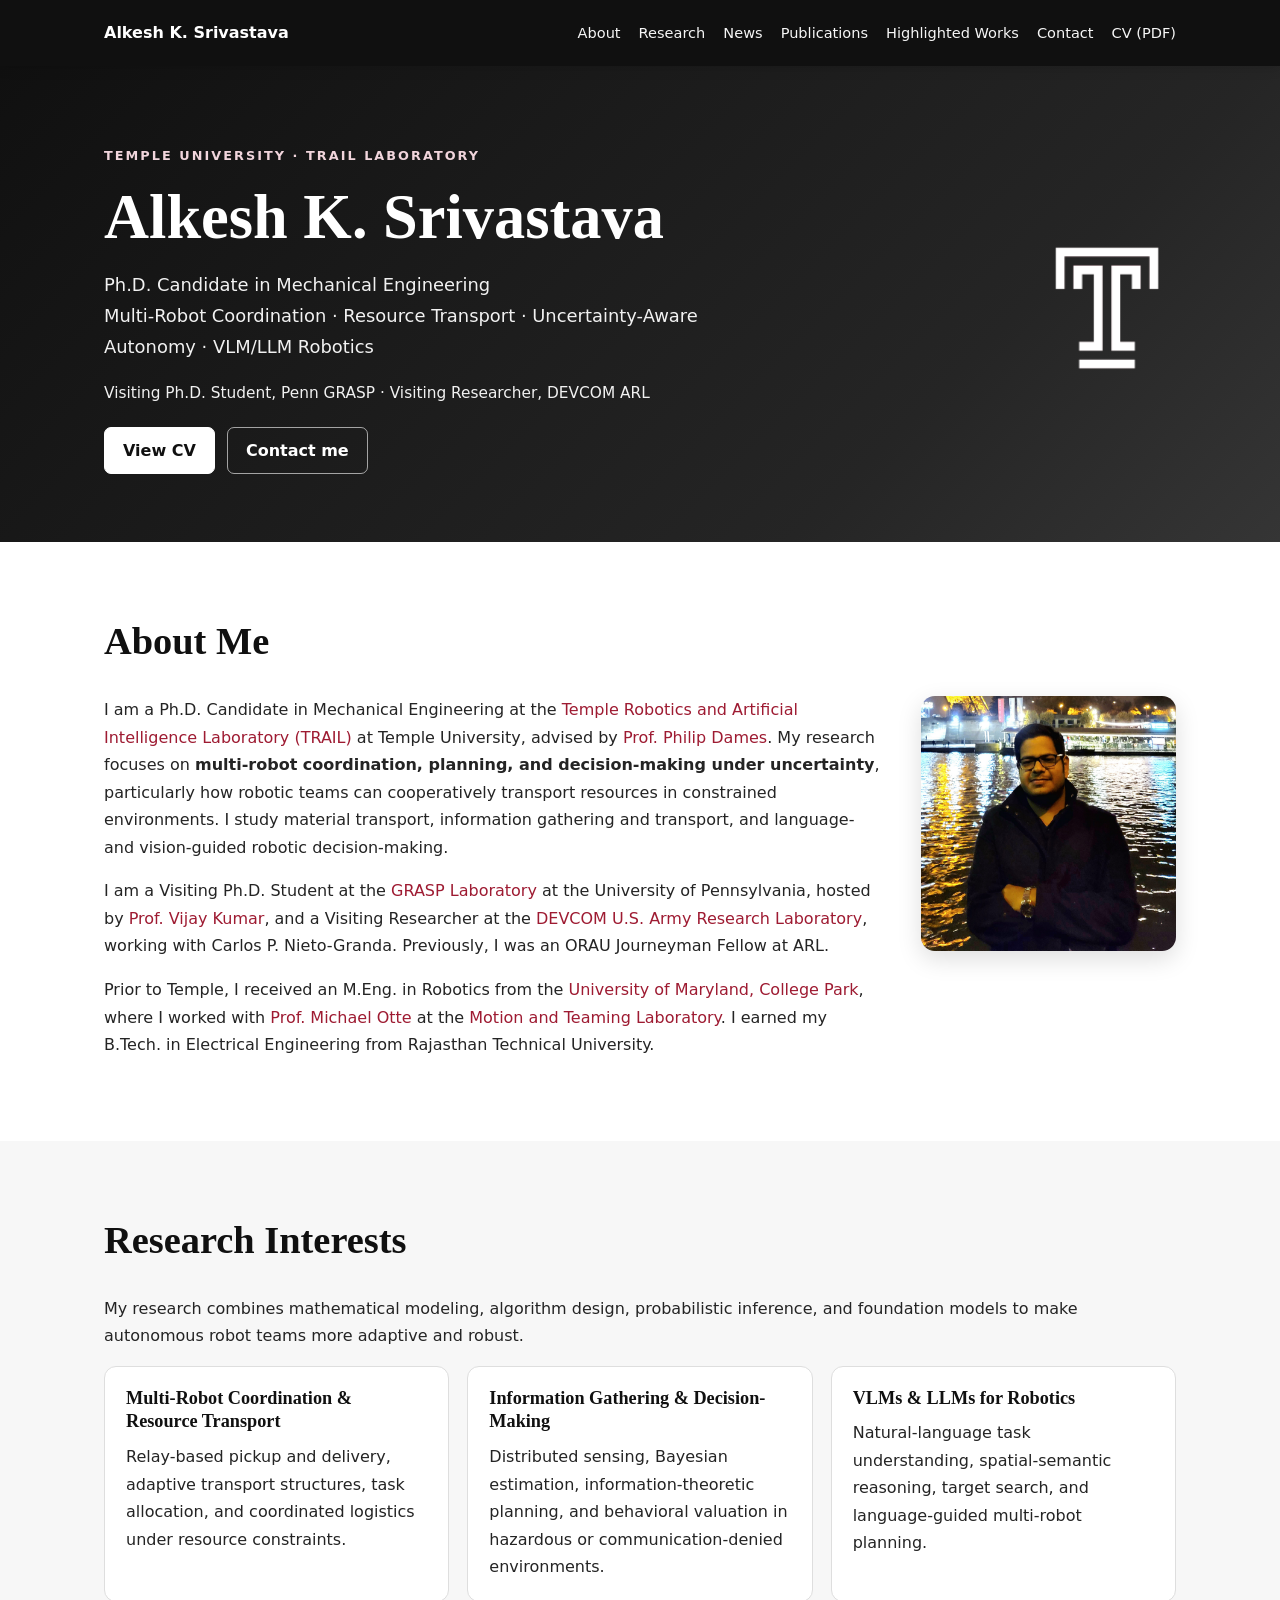
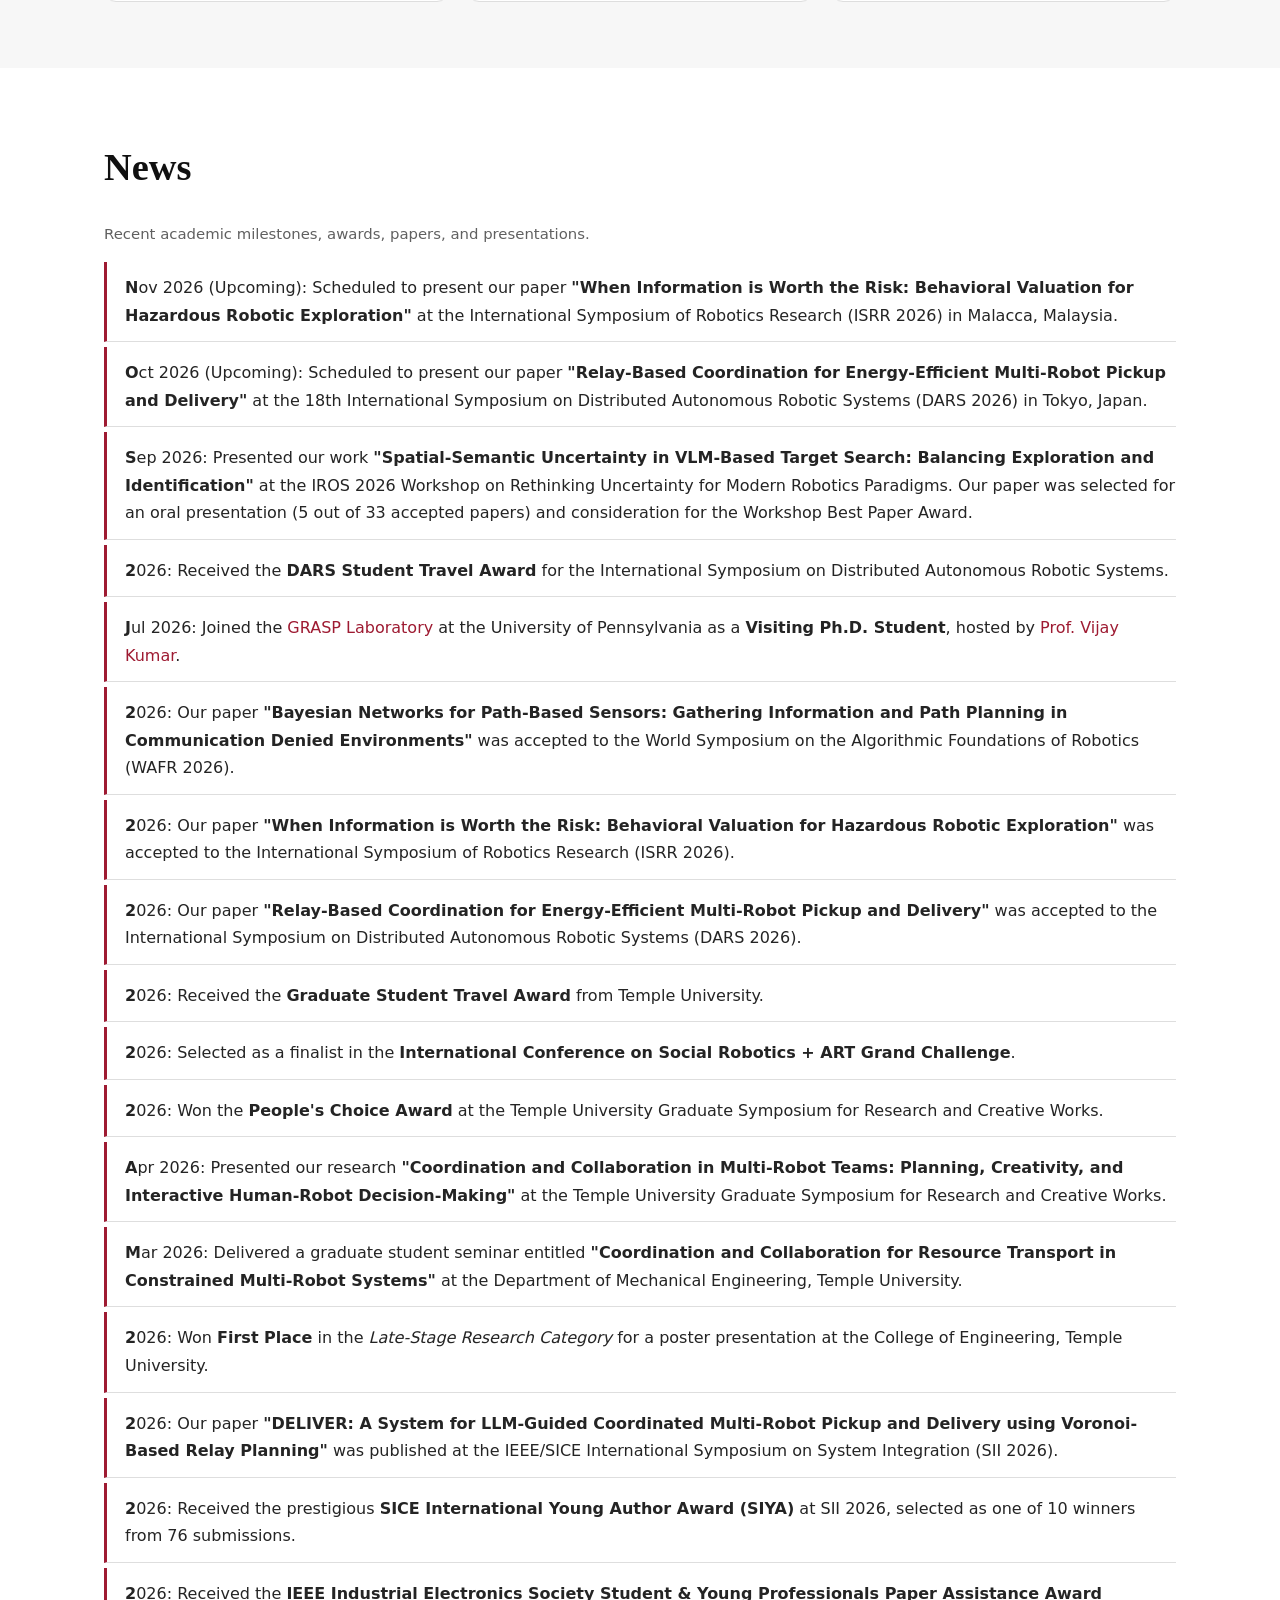
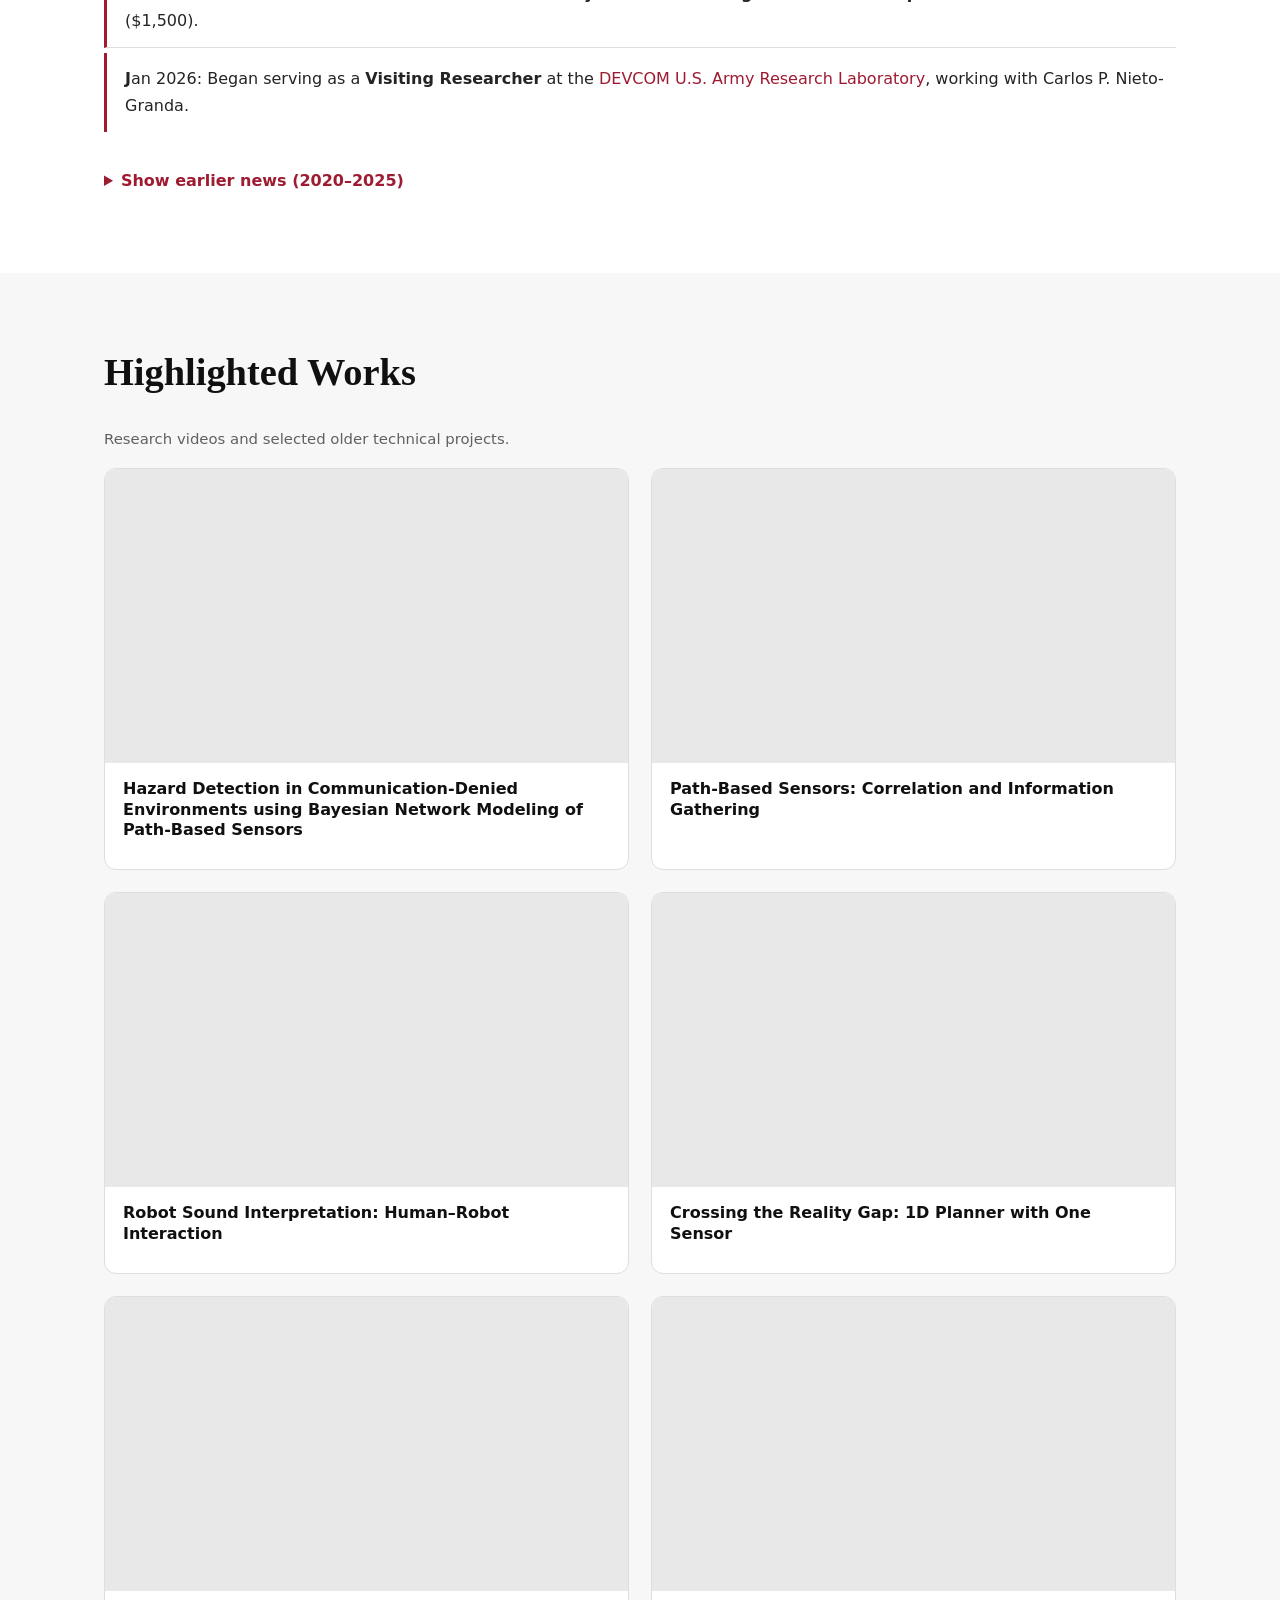
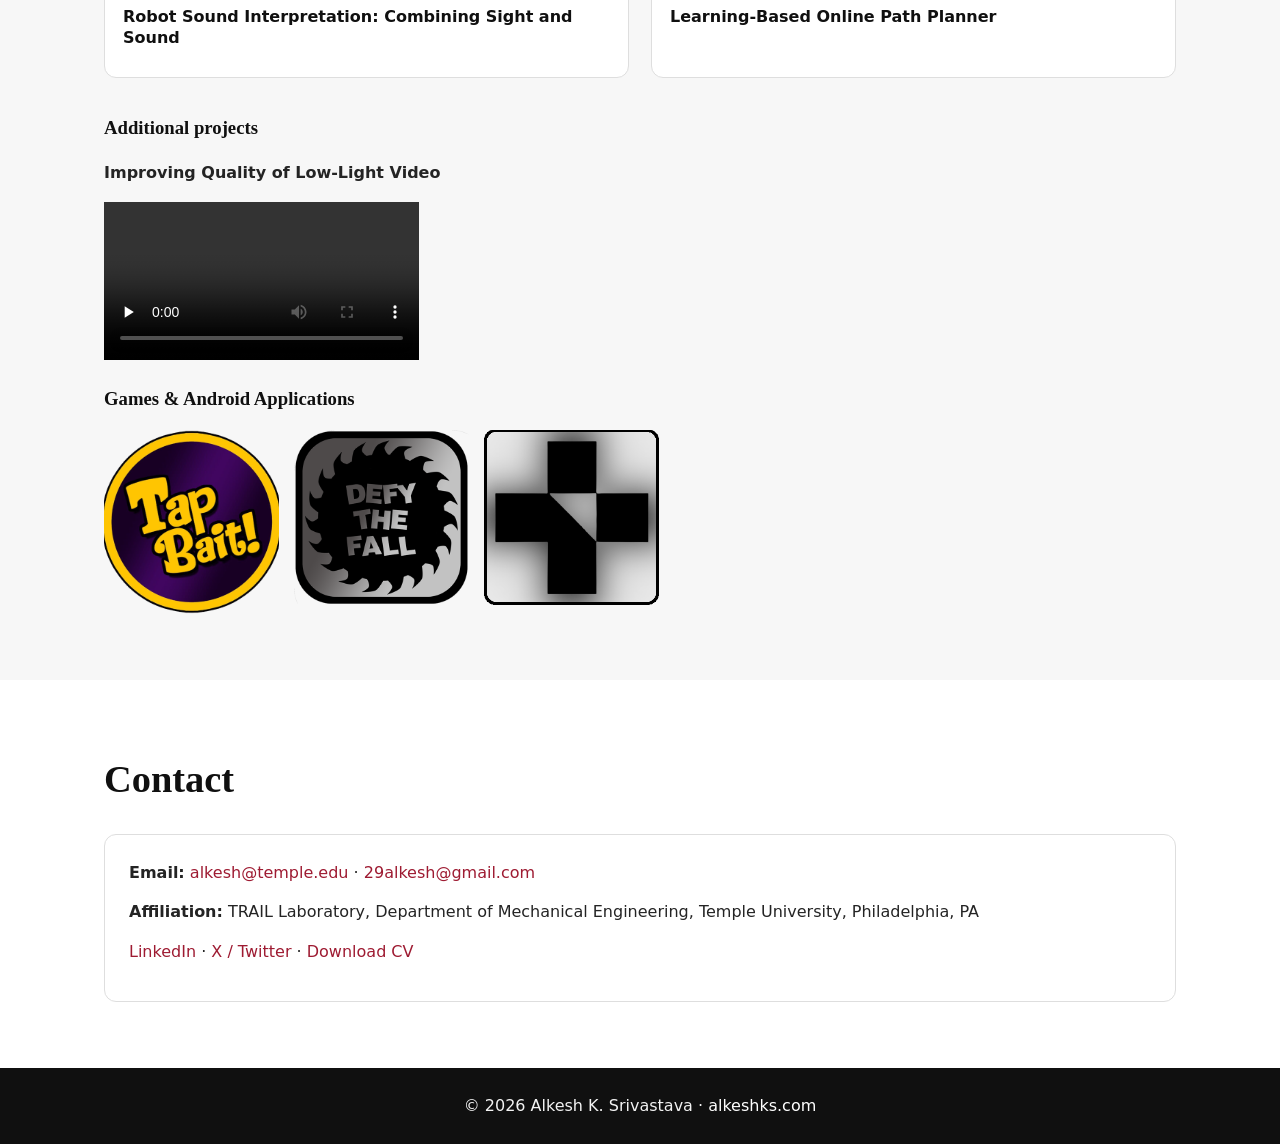
<file: index.html>
<!DOCTYPE html>
<html lang="en"><head><meta charset="utf-8"><meta name="viewport" content="width=device-width,initial-scale=1">
<meta name="description" content="Alkesh K. Srivastava — Ph.D. Candidate at Temple University researching multi-robot coordination, resource transport, uncertainty-aware planning, and VLM/LLM robotics.">
<meta name="author" content="Alkesh K. Srivastava"><meta name="theme-color" content="#9e1b32">
<link rel="canonical" href="https://alkeshks.com/"><link rel="icon" href="bb8.png" type="image/png">
<title>Alkesh K. Srivastava | Multi-Robot Systems &amp; Autonomy</title>
<style>
:root{--maroon:#9e1b32;--maroon-deep:#771027;--navy:#101010;--ink:#242424;--muted:#606060;--line:#dedede;--pale:#f7f7f7;--white:#fff}
*,*::before,*::after{box-sizing:border-box}html{scroll-behavior:smooth;scroll-padding-top:90px}body{margin:0;font-family:system-ui,-apple-system,BlinkMacSystemFont,"Segoe UI",sans-serif;color:var(--ink);line-height:1.72;background:var(--white)}a{color:#9e1b32;text-decoration:none}a:hover,a:focus{text-decoration:underline}a:focus-visible,button:focus-visible,summary:focus-visible{outline:3px solid #e4a128;outline-offset:3px}img{max-width:100%;height:auto}.container{max-width:1120px;margin:auto;padding:0 24px}.site-header{background:var(--navy);color:#fff;position:sticky;top:0;z-index:20;box-shadow:0 2px 12px #0002}.nav-inner{display:flex;align-items:center;justify-content:space-between;gap:24px;min-height:66px}.brand{font-weight:760;color:#fff!important;white-space:nowrap}.brand:hover{text-decoration:none}.menu{list-style:none;display:flex;gap:18px;margin:0;padding:0}.menu a{color:#f6f6f6;font-size:.91rem}.menu a:hover{color:#fff}.nav-toggle{display:none;border:1px solid #fff8;background:none;color:white;border-radius:7px;padding:6px 12px;font-size:1.3rem;cursor:pointer}.hero{background:linear-gradient(135deg,#101010 0%,#252525 72%,#353535 100%);color:white;padding:75px 0 68px}.hero-grid{display:grid;grid-template-columns:1fr auto;gap:32px;align-items:center}.eyebrow{font-size:.8rem;letter-spacing:.16em;text-transform:uppercase;color:#f1d5dc;font-weight:700}.hero h1{font-size:clamp(2.1rem,5vw,3.9rem);font-family:Georgia,serif;line-height:1.14;margin:.2em 0}.hero p{max-width:690px;font-size:1.12rem;opacity:.94}.hero .hero-note{font-size:.96rem}.hero img{width:138px;max-height:138px;object-fit:contain}.actions{display:flex;flex-wrap:wrap;gap:12px;margin-top:20px}.button{background:var(--maroon);border:1px solid var(--maroon);color:white;display:inline-block;padding:9px 18px;border-radius:7px;font-weight:650}.button:hover{background:var(--maroon-deep);color:white;text-decoration:none}.button.light{background:white;color:var(--navy);border-color:white}.button.outline{background:transparent;color:white;border-color:#fff9}.section{padding:66px 0}.section.alt{background:var(--pale)}h2{font-family:Georgia,serif;color:var(--navy);font-size:clamp(1.7rem,3vw,2.45rem);margin:0 0 22px}h3{font-family:Georgia,serif;color:var(--navy);line-height:1.3}.about-grid{display:grid;grid-template-columns:minmax(0,1fr) 255px;gap:40px;align-items:start}.profile-img{width:100%;border-radius:14px;box-shadow:0 8px 24px #00000022;display:block}.about p{margin:0 0 16px}.highlights{display:grid;grid-template-columns:repeat(3,minmax(0,1fr));gap:18px}.highlight{background:white;border:1px solid var(--line);padding:20px 21px;border-radius:12px}.highlight h3{font-size:1.14rem;margin:0 0 9px}.highlight p{margin:0}.news-list{margin:0;padding:0;list-style:none}.news-list li{padding:12px 0 12px 18px;border-left:3px solid var(--maroon);border-bottom:1px solid var(--line);margin-bottom:5px}.news-list li::first-letter{font-weight:700}.news-list li:last-child{border-bottom:0}details{margin-top:22px}summary{cursor:pointer;color:var(--maroon);font-weight:700;padding:13px 0}summary:hover{text-decoration:underline}.media-grid{display:grid;grid-template-columns:repeat(2,minmax(0,1fr));gap:22px}.media-card{border:1px solid var(--line);border-radius:12px;overflow:hidden;background:white}.media-card h3{font-family:inherit;font-size:1rem;padding:0 18px 12px;min-height:2.8em}.video-frame{aspect-ratio:16/9;position:relative;background:#e8e8e8}.video-frame iframe{width:100%;height:100%;border:0;position:absolute;inset:0}.other-projects{margin-top:38px}.gallery{display:flex;flex-wrap:wrap;gap:15px}.gallery img{width:175px;aspect-ratio:1;object-fit:cover;border-radius:8px}.contact-box{border:1px solid var(--line);background:white;padding:24px;border-radius:12px}.contact-box p{margin:0 0 12px}footer{background:var(--navy);color:#f3f3f3;padding:24px 0;text-align:center}footer a{color:white}.small{color:var(--muted);font-size:.93rem}.tag{display:inline-block;background:#f8e9ed;color:#86162d;border-radius:99px;padding:2px 12px;font-size:.86rem;font-weight:700}.local-video{width:min(315px,100%);height:auto;max-height:520px}section[id]{scroll-margin-top:82px}
@media(max-width:820px){.nav-toggle{display:block}.nav-inner{flex-wrap:wrap;min-height:62px;padding-top:10px;padding-bottom:10px}.menu{display:none;width:100%;flex-direction:column;gap:0;padding:4px 0 10px}.menu.is-open{display:flex}.menu li a{display:block;padding:9px 0}.about-grid{grid-template-columns:1fr}.profile-img{width:220px}.highlights{grid-template-columns:1fr}.hero-grid{grid-template-columns:1fr}.hero img{width:90px;grid-row:1}.media-grid{grid-template-columns:1fr}}
@media(prefers-reduced-motion:reduce){html{scroll-behavior:auto}}
</style></head><body id="page-top">
<a class="skip-link" href="#main" style="position:absolute;left:-9999px;top:auto" onfocus="this.style.left='10px'" onblur="this.style.left='-9999px'">Skip to content</a>
<header class="site-header"><div class="container nav-inner"><a class="brand" href="#page-top">Alkesh K. Srivastava</a><button class="nav-toggle" type="button" aria-label="Toggle navigation" aria-controls="primary-nav" aria-expanded="false">☰</button><nav aria-label="Primary navigation"><ul class="menu" id="primary-nav"><li><a href="#about">About</a></li><li><a href="#research">Research</a></li><li><a href="#news">News</a></li><li><a href="publications.html">Publications</a></li><li><a href="#projects">Highlighted Works</a></li><li><a href="#contact">Contact</a></li><li><a href="alkesh_cv.pdf">CV (PDF)</a></li></ul></nav></div></header>
<main id="main">
<section class="hero" aria-labelledby="hero-title"><div class="container hero-grid"><div><span class="eyebrow">Temple University · TRAIL Laboratory</span><h1 id="hero-title">Alkesh K. Srivastava</h1><p>Ph.D. Candidate in Mechanical Engineering<br>Multi-Robot Coordination · Resource Transport · Uncertainty-Aware Autonomy · VLM/LLM Robotics</p><p class="hero-note">Visiting Ph.D. Student, Penn GRASP · Visiting Researcher, DEVCOM ARL</p><div class="actions"><a class="button light" href="alkesh_cv.pdf">View CV</a><a class="button outline" href="mailto:alkesh@temple.edu">Contact me</a></div></div><img src="img/templelogo.png" alt="Temple University logo" width="138" height="138"></div></section>
<section class="section about" id="about"><div class="container"><h2>About Me</h2><div class="about-grid"><div>
<p>I am a Ph.D. Candidate in Mechanical Engineering at the <a href="https://sites.temple.edu/trail/">Temple Robotics and Artificial Intelligence Laboratory (TRAIL)</a> at Temple University, advised by <a href="https://engineering.temple.edu/about/faculty-staff/philip-dames-tug85627">Prof. Philip Dames</a>. My research focuses on <strong>multi-robot coordination, planning, and decision-making under uncertainty</strong>, particularly how robotic teams can cooperatively transport resources in constrained environments. I study material transport, information gathering and transport, and language- and vision-guided robotic decision-making.</p>
<p>I am a Visiting Ph.D. Student at the <a href="https://www.grasp.upenn.edu/">GRASP Laboratory</a> at the University of Pennsylvania, hosted by <a href="https://www.grasp.upenn.edu/people/vijay-kumar/">Prof. Vijay Kumar</a>, and a Visiting Researcher at the <a href="https://arl.devcom.army.mil/">DEVCOM U.S. Army Research Laboratory</a>, working with Carlos P. Nieto-Granda. Previously, I was an ORAU Journeyman Fellow at ARL.</p>
<p>Prior to Temple, I received an M.Eng. in Robotics from the <a href="https://www.umd.edu/">University of Maryland, College Park</a>, where I worked with <a href="https://aero.umd.edu/clark/faculty/796/Michael-Otte">Prof. Michael Otte</a> at the <a href="https://ottelab.com/">Motion and Teaming Laboratory</a>. I earned my B.Tech. in Electrical Engineering from Rajasthan Technical University.</p>
</div><div><img class="profile-img" src="img/display_picture.jpg" alt="Portrait of Alkesh K. Srivastava" width="300" height="380"></div></div></div></section>
<section class="section alt" id="research"><div class="container"><h2>Research Interests</h2><p>My research combines mathematical modeling, algorithm design, probabilistic inference, and foundation models to make autonomous robot teams more adaptive and robust.</p><div class="highlights"><article class="highlight"><h3>Multi-Robot Coordination &amp; Resource Transport</h3><p>Relay-based pickup and delivery, adaptive transport structures, task allocation, and coordinated logistics under resource constraints.</p></article><article class="highlight"><h3>Information Gathering &amp; Decision-Making</h3><p>Distributed sensing, Bayesian estimation, information-theoretic planning, and behavioral valuation in hazardous or communication-denied environments.</p></article><article class="highlight"><h3>VLMs &amp; LLMs for Robotics</h3><p>Natural-language task understanding, spatial-semantic reasoning, target search, and language-guided multi-robot planning.</p></article></div></div></section>
<section class="section" id="news"><div class="container"><h2>News</h2><p class="small">Recent academic milestones, awards, papers, and presentations.</p><ul class="news-list"><li>Nov 2026 (Upcoming): Scheduled to present our paper
<b>"When Information is Worth the Risk: Behavioral Valuation for Hazardous Robotic Exploration"</b>
at the International Symposium of Robotics Research (ISRR 2026)
in Malacca, Malaysia.</li>
<li>Oct 2026 (Upcoming): Scheduled to present our paper
<b>"Relay-Based Coordination for Energy-Efficient Multi-Robot Pickup and Delivery"</b>
at the 18th International Symposium on Distributed Autonomous Robotic Systems
(DARS 2026) in Tokyo, Japan.</li>
<li>Sep 2026: Presented our work
<b>"Spatial-Semantic Uncertainty in VLM-Based Target Search:
Balancing Exploration and Identification"</b>
at the IROS 2026 Workshop on Rethinking Uncertainty for Modern Robotics Paradigms.
Our paper was selected for an oral presentation
(5 out of 33 accepted papers) and consideration for the Workshop Best Paper Award.</li>
<li>2026: Received the <b>DARS Student Travel Award</b>
for the International Symposium on Distributed Autonomous Robotic Systems.</li>
<li>Jul 2026: Joined the
<a href="https://www.grasp.upenn.edu/">GRASP Laboratory</a>
at the University of Pennsylvania as a
<b>Visiting Ph.D. Student</b>,
hosted by
<a href="https://www.grasp.upenn.edu/people/vijay-kumar/">Prof. Vijay Kumar</a>.</li>
<li>2026: Our paper
<b>"Bayesian Networks for Path-Based Sensors:
Gathering Information and Path Planning in Communication Denied Environments"</b>
was accepted to the World Symposium on the Algorithmic Foundations of Robotics
(WAFR 2026).</li>
<li>2026: Our paper
<b>"When Information is Worth the Risk:
Behavioral Valuation for Hazardous Robotic Exploration"</b>
was accepted to the International Symposium of Robotics Research
(ISRR 2026).</li>
<li>2026: Our paper
<b>"Relay-Based Coordination for Energy-Efficient Multi-Robot Pickup and Delivery"</b>
was accepted to the International Symposium on Distributed Autonomous Robotic Systems
(DARS 2026).</li>
<li>2026: Received the
<b>Graduate Student Travel Award</b>
from Temple University.</li>
<li>2026: Selected as a finalist in the
<b>International Conference on Social Robotics + ART Grand Challenge</b>.</li>
<li>2026: Won the <b>People's Choice Award</b>
at the Temple University Graduate Symposium for Research and Creative Works.</li>
<li>Apr 2026: Presented our research
<b>"Coordination and Collaboration in Multi-Robot Teams:
Planning, Creativity, and Interactive Human-Robot Decision-Making"</b>
at the Temple University Graduate Symposium for Research and Creative Works.</li>
<li>Mar 2026: Delivered a graduate student seminar entitled
<b>"Coordination and Collaboration for Resource Transport
in Constrained Multi-Robot Systems"</b>
at the Department of Mechanical Engineering, Temple University.</li>
<li>2026: Won <b>First Place</b> in the
<i>Late-Stage Research Category</i>
for a poster presentation at the College of Engineering,
Temple University.</li>
<li>2026: Our paper
<b>"DELIVER: A System for LLM-Guided Coordinated Multi-Robot Pickup and Delivery
using Voronoi-Based Relay Planning"</b>
was published at the IEEE/SICE International Symposium on System Integration
(SII 2026).</li>
<li>2026: Received the prestigious
<b>SICE International Young Author Award (SIYA)</b>
at SII 2026, selected as one of 10 winners from 76 submissions.</li>
<li>2026: Received the
<b>IEEE Industrial Electronics Society Student &amp; Young Professionals
Paper Assistance Award</b> ($1,500).</li>
<li>Jan 2026: Began serving as a
<b>Visiting Researcher</b>
at the
<a href="https://arl.devcom.army.mil/">DEVCOM U.S. Army Research Laboratory</a>,
working with Carlos P. Nieto-Granda.</li></ul><details><summary>Show earlier news (2020–2025)</summary><ul class="news-list"><li>2025: Presented our work
<b>"Behaviorally Adaptive Multi-Robot Hazard Localization
in Failure-Prone, Communication-Denied Environments"</b>
as a poster at the IEEE International Symposium on Multi-Robot
and Multi-Agent Systems (MRS 2025).</li>
<li>Mar 2025: Joined the
<a href="https://arl.devcom.army.mil/">DEVCOM U.S. Army Research Laboratory</a>
as an <b>ORAU Journeyman Fellow</b>
through the Research Associateship Program,
working with Carlos P. Nieto-Granda.</li>
<li>Feb 2025: Earned <b>Second Place</b>
in the <i>Late-Stage Research Category</i>
for a poster presentation at the
<a href="https://engineering.temple.edu/">College of Engineering,
Temple University</a>.</li>
<li>Oct 2024: Presented our paper
<a href="https://alkeshks.com/publications/Srivastava_Dames_ICSR24.pdf">
"Speech-Guided Sequential Planning for Autonomous Navigation
using Large Language Model Meta AI 3 (Llama3)"</a>
at the 16th International Conference on
<a href="https://icsr2024.dk/">Social Robotics + AI</a>
in Odense, Denmark.</li>
<li>Sep 2024: Our paper
<a href="https://alkeshks.com/publications/Srivastava_Dames_ICSR24.pdf">
"Speech-Guided Sequential Planning for Autonomous Navigation
using Large Language Model Meta AI 3 (Llama3)"</a>
was accepted to the International Conference on Social Robotics + AI
(ICSR 2024).</li>
<li>2024: Received the <b>Graduate Student Travel Award</b>
and the <b>Vic Schutz Travel Award</b>
from Temple University.</li>
<li>Nov 2023: Delivered a
<a href="img/seminar_talk.png">Graduate Student Seminar</a>
at the Department of
<a href="https://engineering.temple.edu/academics/departments/mechanical-engineering-department">
Mechanical Engineering, Temple University</a>
on multi-robot information gathering in communication-denied environments.</li>
<li>Aug 2023: Started my <b>Ph.D. in Mechanical Engineering</b>
at Temple University, joining the
<a href="https://sites.temple.edu/trail">
Temple Robotics &amp; Artificial Intelligence Laboratory (TRAIL)</a>
under the supervision of
<a href="https://engineering.temple.edu/about/faculty-staff/philip-dames-tug85627">
Prof. Philip Dames</a>.</li>
<li>Jun 2023: Presented our paper
<a href="https://arxiv.org/abs/2305.06929">
"Path-Based Sensors: Will the Knowledge of Correlation in Random Variables
Accelerate Information Gathering?"</a>
at the
<a href="https://www.icra2023.org/">ICRA 2023</a>
Workshop on Communication Challenges in Multi-Robot Systems:
Perception, Coordination, and Learning, in London, UK.</li>
<li>May 2023: Presented two research posters on
<b>Bayesian networks and distributed multi-robot information gathering
in communication-denied environments</b>
at the Maryland Robotics Center Research Symposium.</li>
<li>Jan 2023: Appointed as a <b>Faculty Assistant</b>
to
<a href="https://aero.umd.edu/clark/faculty/796/Michael-Otte">
Prof. Michael Otte</a>
at the University of Maryland, College Park,
conducting research associated with the
<a href="https://artiamas.umd.edu/about-us/">ArtAMAS project</a>
in collaboration with the Office of Naval Research,
Army Research Laboratory, and Metron Inc.</li>
<li>Dec 2022: Graduated from the
<b>University of Maryland, College Park</b>
with a Master of Engineering degree in Robotics.</li>
<li>Nov 2022: Presented our paper
<b>"Distributed Multi-Robot Information Gathering using Path-Based Sensors
in Entropy-Weighted Voronoi Regions"</b>
at the 16th International Symposium on
<a href="https://dars2022.org/#/">
Distributed Autonomous Robotic Systems (DARS 2022)</a>
in Montbeliard, France.</li>
<li>Nov 2022: Delivered a student seminar on
<b>distributed multi-robot information gathering using
entropy-weighted Voronoi regions</b>
at the
<a href="https://robotics.umd.edu/">Maryland Robotics Center</a>.</li>
<li>Sep 2022: Our paper
<a href="https://www.researchgate.net/publication/363856270_Distributed_Multi-Robot_Information_Gathering_using_Path-Based_Sensors_in_Entropy-Weighted_Voronoi_Regions">
"Distributed Multi-Robot Information Gathering using Path-Based Sensors
in Entropy-Weighted Voronoi Regions"</a>
was accepted to DARS 2022.</li>
<li>Jul 2022: Appointed as a <b>Graduate Teaching Assistant</b>
for ENPM 809K: Fundamentals for Artificial Intelligence
and Deep Learning Framework at the University of Maryland.</li>
<li>Feb 2022: Delivered a student seminar on
<a href="https://robotics.umd.edu/event/17073/maryland-robotics-student-seminar-path-planning-for-information-when-hazards-corelate-with-targets">
"Path Planning for Information When Hazards Correlate with Targets"</a>
at the Maryland Robotics Center.</li>
<li>Nov 2021: Awarded the
<a href="https://robotics.umd.edu/education/pathways-program">
Maryland Robotics Center Pathway to the Ph.D. Fellowship</a>.</li>
<li>Jun 2021: Joined the
<a href="http://ottelab.com/index.html">Motion and Teaming Laboratory</a>
at the University of Maryland, College Park,
under the guidance of Prof. Michael Otte,
working on multi-robot information gathering and coordination.</li>
<li>Jan 2021: Began my Master of Engineering degree in
<b>Robotics</b> at the
University of Maryland, College Park.</li>
<li>Oct 2020: Graduated with <b>Honors</b>
from Rajasthan Technical University with a
Bachelor of Technology degree in Electrical Engineering.</li>
<li>2020: Received the <b>Best Paper Award</b>
at the 2nd National Conference on Recent Trends &amp;
Smart Technologies in Electrical Engineering.</li></ul></details></div></section>
<section class="section alt" id="projects"><div class="container"><h2>Highlighted Works</h2><p class="small">Research videos and selected older technical projects.</p><div class="media-grid"><article class="media-card"><div class="video-frame"><iframe loading="lazy" src="https://www.youtube-nocookie.com/embed/xUpBVk4BcYs" title="Hazard Detection in Communication-Denied Environments using Bayesian Network Modeling of Path-Based Sensors" allow="accelerometer; autoplay; clipboard-write; encrypted-media; gyroscope; picture-in-picture; web-share" referrerpolicy="strict-origin-when-cross-origin" allowfullscreen></iframe></div><h3>Hazard Detection in Communication-Denied Environments using Bayesian Network Modeling of Path-Based Sensors</h3></article>
<article class="media-card"><div class="video-frame"><iframe loading="lazy" src="https://www.youtube-nocookie.com/embed/N9wlw38JGiw" title="Path-Based Sensors: Correlation and Information Gathering" allow="accelerometer; autoplay; clipboard-write; encrypted-media; gyroscope; picture-in-picture; web-share" referrerpolicy="strict-origin-when-cross-origin" allowfullscreen></iframe></div><h3>Path-Based Sensors: Correlation and Information Gathering</h3></article>
<article class="media-card"><div class="video-frame"><iframe loading="lazy" src="https://www.youtube-nocookie.com/embed/Yc5mpOBRSBc" title="Robot Sound Interpretation: Human–Robot Interaction" allow="accelerometer; autoplay; clipboard-write; encrypted-media; gyroscope; picture-in-picture; web-share" referrerpolicy="strict-origin-when-cross-origin" allowfullscreen></iframe></div><h3>Robot Sound Interpretation: Human–Robot Interaction</h3></article>
<article class="media-card"><div class="video-frame"><iframe loading="lazy" src="https://www.youtube-nocookie.com/embed/zkv_uGugc7s" title="Crossing the Reality Gap: 1D Planner with One Sensor" allow="accelerometer; autoplay; clipboard-write; encrypted-media; gyroscope; picture-in-picture; web-share" referrerpolicy="strict-origin-when-cross-origin" allowfullscreen></iframe></div><h3>Crossing the Reality Gap: 1D Planner with One Sensor</h3></article>
<article class="media-card"><div class="video-frame"><iframe loading="lazy" src="https://www.youtube-nocookie.com/embed/IqhfcmEMAMc" title="Robot Sound Interpretation: Combining Sight and Sound" allow="accelerometer; autoplay; clipboard-write; encrypted-media; gyroscope; picture-in-picture; web-share" referrerpolicy="strict-origin-when-cross-origin" allowfullscreen></iframe></div><h3>Robot Sound Interpretation: Combining Sight and Sound</h3></article>
<article class="media-card"><div class="video-frame"><iframe loading="lazy" src="https://www.youtube-nocookie.com/embed/Wivct2GlsUE" title="Learning-Based Online Path Planner" allow="accelerometer; autoplay; clipboard-write; encrypted-media; gyroscope; picture-in-picture; web-share" referrerpolicy="strict-origin-when-cross-origin" allowfullscreen></iframe></div><h3>Learning-Based Online Path Planner</h3></article></div><div class="other-projects"><h3>Additional projects</h3><p><strong>Improving Quality of Low-Light Video</strong></p><video class="local-video" controls preload="none" playsinline><source src="Improving Quality of low-light video.mp4" type="video/mp4">Your browser does not support embedded video.</video><h3>Games &amp; Android Applications</h3><div class="gallery"><img src="img/tapbait.png" width="175" height="175" alt="Tapbait game screenshot"><a href="https://play.google.com/store/apps/details?id=com.AlkeshGames.DefyTheFall"><img src="img/defy_the_fall.png" width="175" height="175" alt="Defy the Fall app"></a><a href="https://play.google.com/store/apps/details?id=com.Create.YourPharmacy"><img src="img/your_pharmacy.png" width="175" height="175" alt="Your Pharmacy app"></a></div></div></div></section>
<section class="section" id="contact"><div class="container"><h2>Contact</h2><div class="contact-box"><p><strong>Email:</strong> <a href="mailto:alkesh@temple.edu">alkesh@temple.edu</a> · <a href="mailto:29alkesh@gmail.com">29alkesh@gmail.com</a></p><p><strong>Affiliation:</strong> TRAIL Laboratory, Department of Mechanical Engineering, Temple University, Philadelphia, PA</p><p><a href="https://www.linkedin.com/in/29alkesh/">LinkedIn</a> · <a href="https://twitter.com/21alkeshs">X / Twitter</a> · <a href="alkesh_cv.pdf">Download CV</a></p></div></div></section>
</main><footer><div class="container">&copy; <span id="copyright-year">2026</span> Alkesh K. Srivastava · <a href="https://alkeshks.com/">alkeshks.com</a></div></footer>
<script>document.getElementById('copyright-year').textContent=new Date().getFullYear();const toggle=document.querySelector('.nav-toggle'),menu=document.querySelector('.menu');toggle.addEventListener('click',()=>{const open=menu.classList.toggle('is-open');toggle.setAttribute('aria-expanded',String(open));});document.querySelectorAll('.menu a').forEach(a=>a.addEventListener('click',()=>{menu.classList.remove('is-open');toggle.setAttribute('aria-expanded','false');}));</script>
</body></html>
</file>
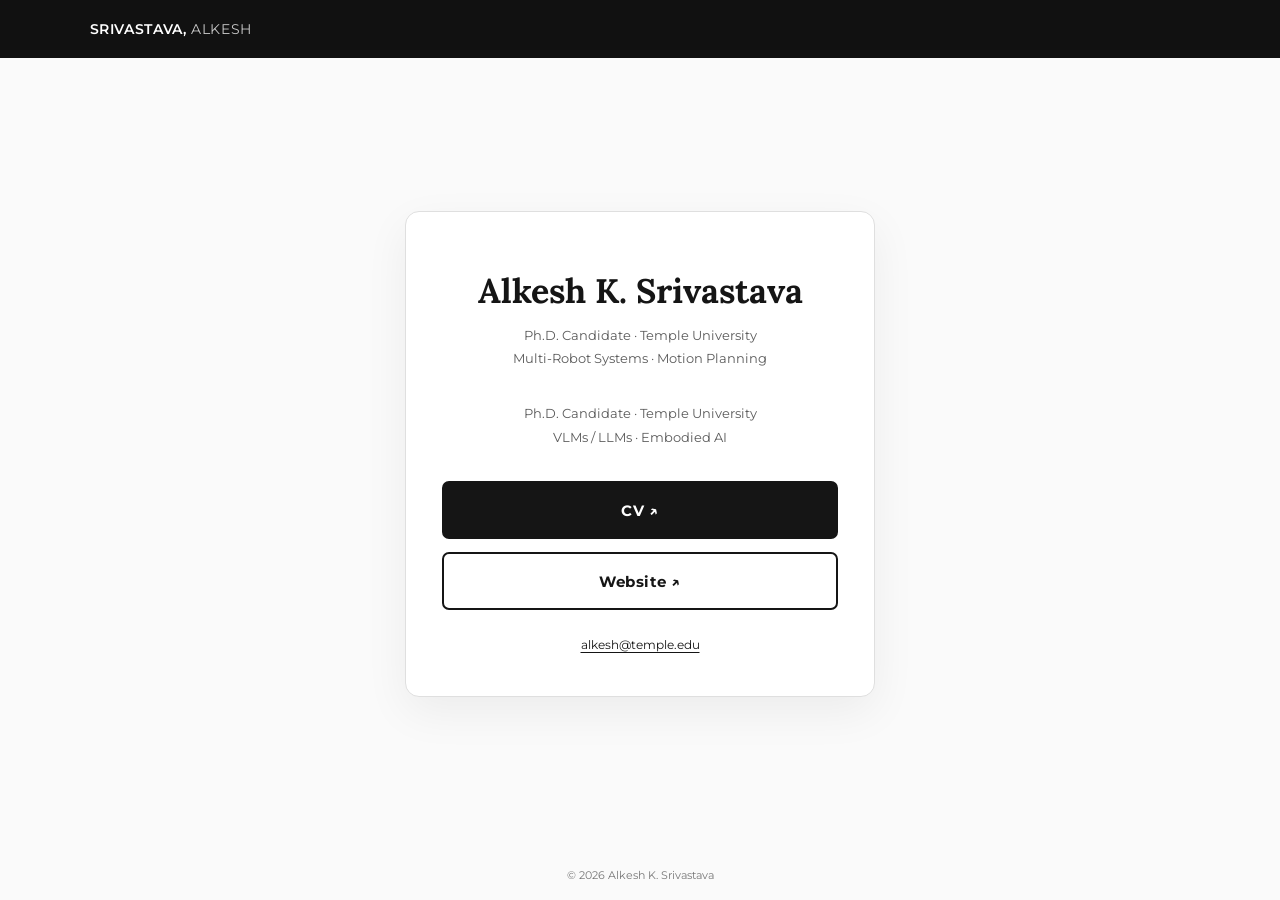
<file: connect.html>
<!DOCTYPE html>
<html lang="en">
<head>
  <meta charset="utf-8">
  <meta name="viewport" content="width=device-width, initial-scale=1">
  <meta name="theme-color" content="#111111">
  <meta name="description" content="Alkesh K. Srivastava — academic CV and research website.">
  <title>Alkesh K. Srivastava | CV &amp; Website</title>
  <link rel="preconnect" href="https://fonts.googleapis.com">
  <link rel="preconnect" href="https://fonts.gstatic.com" crossorigin>
  <link href="https://fonts.googleapis.com/css2?family=Montserrat:wght@400;500;600;700&family=Lora:wght@400;500&display=swap" rel="stylesheet">
  <style>
    :root { color-scheme: light; --ink:#151515; --muted:#5b5b5b; --border:#dfdfdf; --accent:#951a32; }
    * { box-sizing:border-box; }
    body { margin:0; min-height:100svh; background:#fafafa; color:var(--ink); font-family:Montserrat,Arial,sans-serif; display:flex; flex-direction:column; }
    header { background:#111; color:#fff; padding:20px 7%; font-size:14px; font-weight:600; letter-spacing:.045em; }
    header span {font-weight:400; color:#c8c8c8;}
    main { flex:1; display:grid; place-items:center; padding:38px 18px; }
    .panel { width:min(100%,470px); padding:44px 36px; background:white; border:1px solid var(--border); border-radius:14px; box-shadow:0 15px 45px rgba(0,0,0,.06); text-align:center; }
    .eyebrow {text-transform:uppercase; font-size:11px; font-weight:700; letter-spacing:.18em; color:var(--accent); margin:0 0 15px;}
    h1 {font-family:Lora,Georgia,serif; font-size:clamp(27px,5vw,34px); line-height:1.2; margin:0 0 12px;}
    .sub {font-size:13px; color:var(--muted); line-height:1.8; margin:0 0 32px;}
    .actions {display:grid; gap:13px;}
    .button {display:flex; align-items:center; justify-content:center; min-height:58px; border:2px solid var(--ink); border-radius:7px; font-size:15px; font-weight:700; letter-spacing:.035em; text-decoration:none; transition:background .15s,color .15s,transform .15s;}
    .button.primary {background:var(--ink); color:#fff;}
    .button.secondary {background:#fff; color:var(--ink);}
    .button:hover,.button:focus-visible {background:var(--accent);border-color:var(--accent);color:white;transform:translateY(-1px);}
    .contact {font-size:12px;margin:27px 0 0; color:var(--muted);}
    .contact a {color:var(--ink);text-underline-offset:3px;}
    footer {text-align:center;padding:18px;color:#777;font-size:11px;}
    @media(max-width:420px){.panel{padding:37px 22px;}header{padding:18px 22px;}}
    @media(prefers-reduced-motion:reduce){.button{transition:none;}}
  </style>
</head>
<body>
  <header>SRIVASTAVA, <span>ALKESH</span></header>
  <main>
    <section class="panel" aria-labelledby="name">
      <p class="eyebrow"></p>
      <h1 id="name">Alkesh K. Srivastava</h1>
      <p class="sub">Ph.D. Candidate · Temple University<br>Multi-Robot Systems · Motion Planning </p>
      <p class="sub">Ph.D. Candidate · Temple University<br>VLMs / LLMs · Embodied AI</p>

      <div class="actions">
        <a class="button primary" href="https://alkeshks.com/alkesh_cv.pdf" target="_blank" rel="noopener">CV ↗</a>
        <a class="button secondary" href="https://alkeshks.com/" target="_blank" rel="noopener">Website ↗</a>
      </div>
      <p class="contact"><a href="mailto:alkesh@temple.edu">alkesh@temple.edu</a></p>
    </section>
  </main>
  <footer>© 2026 Alkesh K. Srivastava</footer>
</body>
</html>
</file>
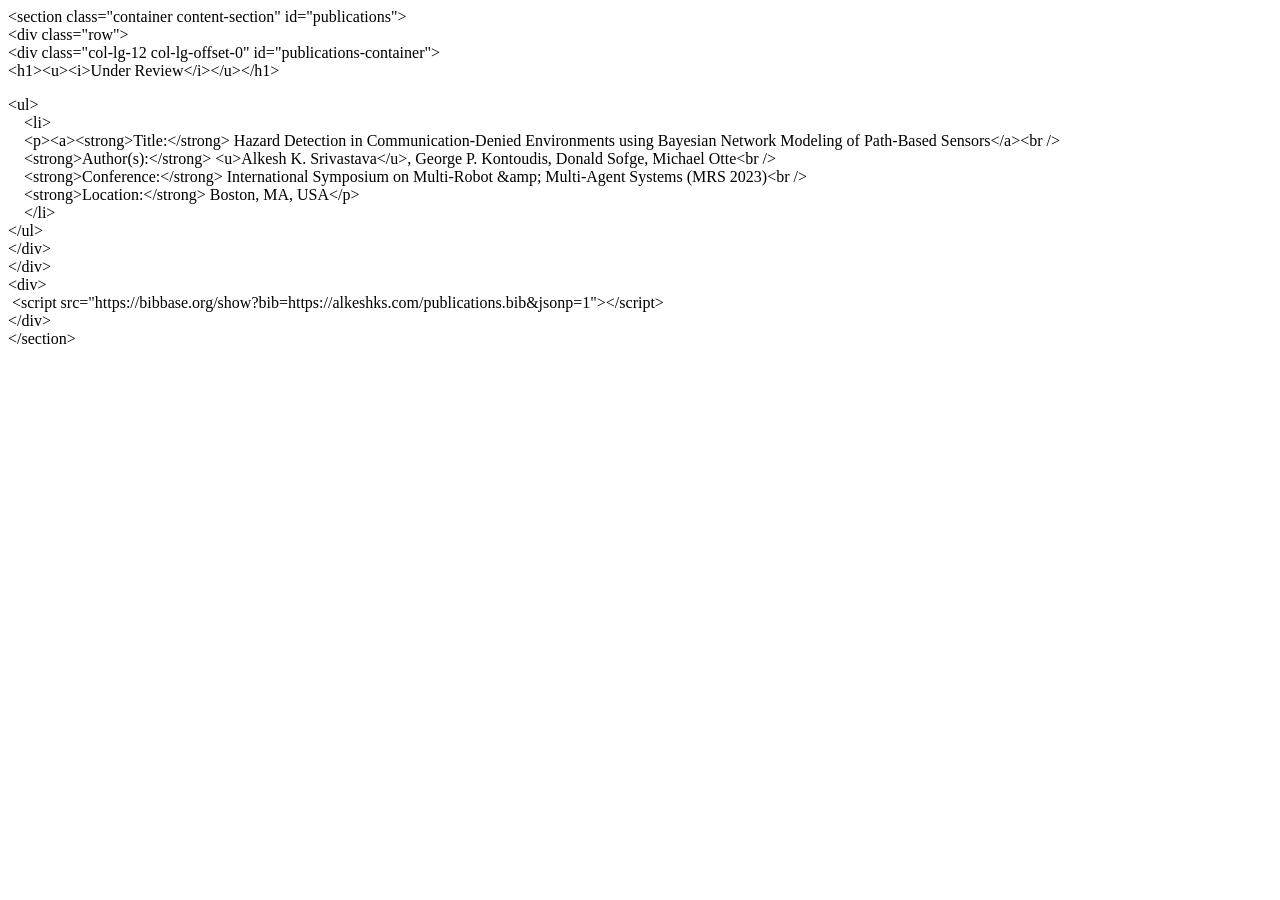
<file: maintaining_scripts.html>
<html>
<head>
	<title></title>
</head>
<body>
<p>&lt;section class=&quot;container content-section&quot; id=&quot;publications&quot;&gt;<br />
&lt;div class=&quot;row&quot;&gt;<br />
&lt;div class=&quot;col-lg-12 col-lg-offset-0&quot; id=&quot;publications-container&quot;&gt;<br />
&lt;h1&gt;&lt;u&gt;&lt;i&gt;Under Review&lt;/i&gt;&lt;/u&gt;&lt;/h1&gt;</p>

<p>&lt;ul&gt;<br />
&nbsp;&nbsp; &nbsp;&lt;li&gt;<br />
&nbsp;&nbsp; &nbsp;&lt;p&gt;&lt;a&gt;&lt;strong&gt;Title:&lt;/strong&gt; Hazard Detection in Communication-Denied Environments using Bayesian Network Modeling of Path-Based Sensors&lt;/a&gt;&lt;br /&gt;<br />
&nbsp;&nbsp; &nbsp;&lt;strong&gt;Author(s):&lt;/strong&gt; &lt;u&gt;Alkesh K. Srivastava&lt;/u&gt;, George P. Kontoudis, Donald Sofge, Michael Otte&lt;br /&gt;<br />
&nbsp;&nbsp; &nbsp;&lt;strong&gt;Conference:&lt;/strong&gt; International Symposium on Multi-Robot &amp;amp; Multi-Agent Systems (MRS 2023)&lt;br /&gt;<br />
&nbsp;&nbsp; &nbsp;&lt;strong&gt;Location:&lt;/strong&gt; Boston, MA, USA&lt;/p&gt;<br />
&nbsp;&nbsp; &nbsp;&lt;/li&gt;<br />
&lt;/ul&gt;<br />
&lt;/div&gt;<br />
&lt;/div&gt;<br />
&lt;div&gt;<br />
&nbsp;&lt;script src=&quot;https://bibbase.org/show?bib=https://alkeshks.com/publications.bib&amp;jsonp=1&quot;&gt;&lt;/script&gt;&nbsp;<br />
&lt;/div&gt;<br />
&lt;/section&gt;</p>

<p><script type="application/ld+json">
{
  "@context": "https://schema.org",
  "@type": "ScholarlyArticle",
  "name": "Distributed Multi-Robot Information Gathering using Path-Based Sensors in Entropy-Weighted Voronoi Regions",
  "author": [
    {
      "@type": "Person",
      "name": "Alkesh K. Srivastava"
    },
    {
      "@type": "Person",
      "name": "George P. Kontoudis"
    },
    {
      "@type": "Person",
      "name": "Donald Sofge"
    },
    {
      "@type": "Person",
      "name": "Michael Otte"
    }
  ],
  "url": "publications/dars22.pdf",
  "datePublished": "2022-11-28",
  "abstract": "In this paper, we present a distributed information-gathering algorithm for multi-robot systems that use multiple path-based sensors to infer the locations of hazards within the environment. Path-based sensors output binary observations, reporting whether or not an event (like robot destruction) has occurred somewhere along a path, but without the ability to discern where along a path an event has occurred. Prior work has shown that path-based sensors can be used for search and rescue in hazardous communication-denied environments—sending robots into the environment one-at-a-time. We extend this idea to enable multiple robots to search the environment simultaneously. The search space contains targets (human survivors) amidst hazards that can destroy robots (triggering a path-based hazard sensor). We consider a case where communication from the unknown field is prohibited due to communication loss, jamming, or stealth. The search effort is distributed among multiple robots using an entropy-weighted Voronoi partitioning of the environment, such that during each search round all regions have approximately equal information entropy. In each round, every robot is assigned a region in which its search path is calculated. Numerical Monte Carlo simulations are used to compare this idea to other ways of using path-based sensors on multiple robots. The experiments show that dividing search effort using entropy-weighted Voronoi partitioning outperforms the other methods in terms of the information gathered and computational cost."
}
</script></p>
</body>
</html>
</file>
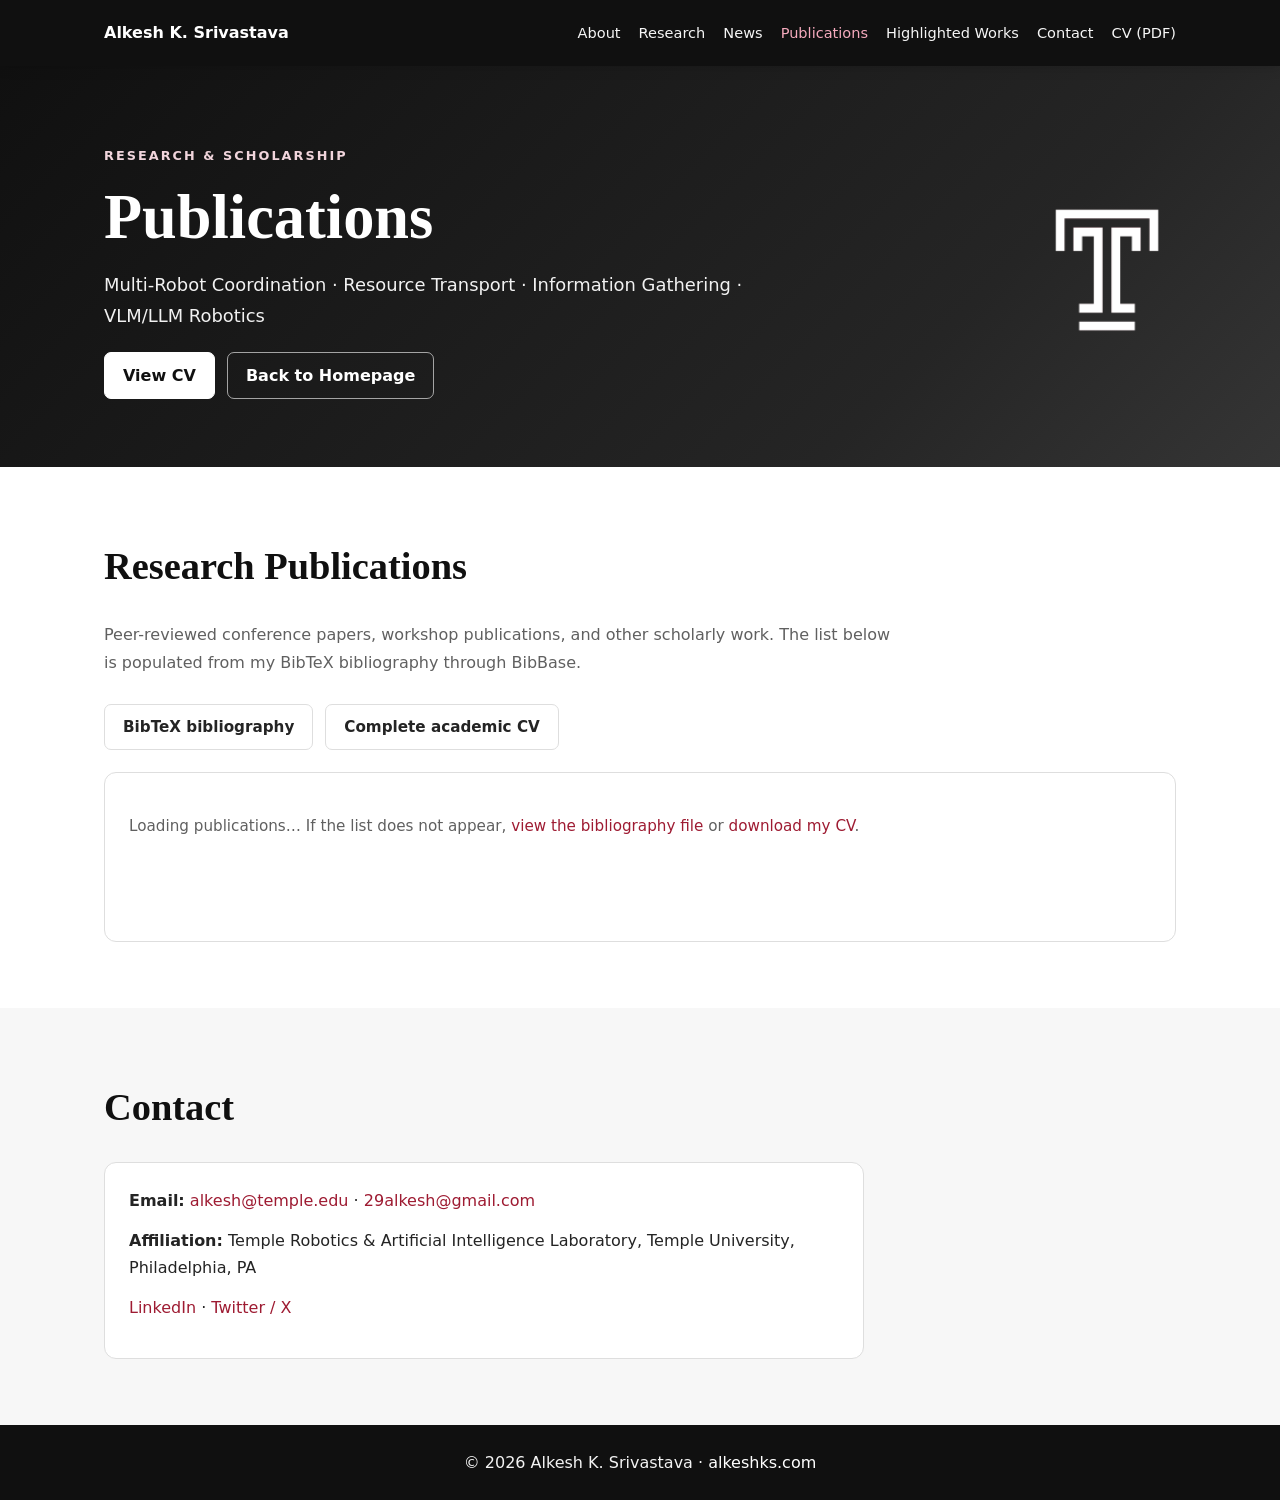
<file: publications.html>
<!DOCTYPE html>
<html lang="en">
<head>
<meta charset="utf-8">
<meta name="viewport" content="width=device-width,initial-scale=1">
<meta name="description" content="Peer-reviewed publications and research by Alkesh K. Srivastava in multi-robot coordination, resource transport, information gathering, and VLM/LLM robotics.">
<meta name="author" content="Alkesh K. Srivastava">
<meta name="theme-color" content="#101010">
<link rel="canonical" href="https://alkeshks.com/publications.html">
<link rel="icon" href="bb8.png" type="image/png">
<title>Publications | Alkesh K. Srivastava</title>
<style>
:root{--maroon:#9e1b32;--maroon-deep:#771027;--navy:#101010;--ink:#242424;--muted:#606060;--line:#dedede;--pale:#f7f7f7;--white:#fff}
*,*::before,*::after{box-sizing:border-box}html{scroll-behavior:smooth;scroll-padding-top:90px}body{margin:0;font-family:system-ui,-apple-system,BlinkMacSystemFont,"Segoe UI",sans-serif;color:var(--ink);line-height:1.72;background:var(--white)}a{color:#9e1b32;text-decoration:none}a:hover,a:focus{text-decoration:underline}a:focus-visible,button:focus-visible,summary:focus-visible{outline:3px solid #e4a128;outline-offset:3px}img{max-width:100%;height:auto}.container{max-width:1120px;margin:auto;padding:0 24px}.site-header{background:var(--navy);color:#fff;position:sticky;top:0;z-index:20;box-shadow:0 2px 12px #0002}.nav-inner{display:flex;align-items:center;justify-content:space-between;gap:24px;min-height:66px}.brand{font-weight:760;color:#fff!important;white-space:nowrap}.brand:hover{text-decoration:none}.menu{list-style:none;display:flex;gap:18px;margin:0;padding:0}.menu a{color:#f6f6f6;font-size:.91rem}.menu a:hover{color:#fff}.nav-toggle{display:none;border:1px solid #fff8;background:none;color:white;border-radius:7px;padding:6px 12px;font-size:1.3rem;cursor:pointer}.hero{background:linear-gradient(135deg,#101010 0%,#252525 72%,#353535 100%);color:white;padding:75px 0 68px}.hero-grid{display:grid;grid-template-columns:1fr auto;gap:32px;align-items:center}.eyebrow{font-size:.8rem;letter-spacing:.16em;text-transform:uppercase;color:#f1d5dc;font-weight:700}.hero h1{font-size:clamp(2.1rem,5vw,3.9rem);font-family:Georgia,serif;line-height:1.14;margin:.2em 0}.hero p{max-width:690px;font-size:1.12rem;opacity:.94}.hero .hero-note{font-size:.96rem}.hero img{width:138px;max-height:138px;object-fit:contain}.actions{display:flex;flex-wrap:wrap;gap:12px;margin-top:20px}.button{background:var(--maroon);border:1px solid var(--maroon);color:white;display:inline-block;padding:9px 18px;border-radius:7px;font-weight:650}.button:hover{background:var(--maroon-deep);color:white;text-decoration:none}.button.light{background:white;color:var(--navy);border-color:white}.button.outline{background:transparent;color:white;border-color:#fff9}.section{padding:66px 0}.section.alt{background:var(--pale)}h2{font-family:Georgia,serif;color:var(--navy);font-size:clamp(1.7rem,3vw,2.45rem);margin:0 0 22px}h3{font-family:Georgia,serif;color:var(--navy);line-height:1.3}.about-grid{display:grid;grid-template-columns:minmax(0,1fr) 255px;gap:40px;align-items:start}.profile-img{width:100%;border-radius:14px;box-shadow:0 8px 24px #00000022;display:block}.about p{margin:0 0 16px}.highlights{display:grid;grid-template-columns:repeat(3,minmax(0,1fr));gap:18px}.highlight{background:white;border:1px solid var(--line);padding:20px 21px;border-radius:12px}.highlight h3{font-size:1.14rem;margin:0 0 9px}.highlight p{margin:0}.news-list{margin:0;padding:0;list-style:none}.news-list li{padding:12px 0 12px 18px;border-left:3px solid var(--maroon);border-bottom:1px solid var(--line);margin-bottom:5px}.news-list li::first-letter{font-weight:700}.news-list li:last-child{border-bottom:0}details{margin-top:22px}summary{cursor:pointer;color:var(--maroon);font-weight:700;padding:13px 0}summary:hover{text-decoration:underline}.media-grid{display:grid;grid-template-columns:repeat(2,minmax(0,1fr));gap:22px}.media-card{border:1px solid var(--line);border-radius:12px;overflow:hidden;background:white}.media-card h3{font-family:inherit;font-size:1rem;padding:0 18px 12px;min-height:2.8em}.video-frame{aspect-ratio:16/9;position:relative;background:#e8e8e8}.video-frame iframe{width:100%;height:100%;border:0;position:absolute;inset:0}.other-projects{margin-top:38px}.gallery{display:flex;flex-wrap:wrap;gap:15px}.gallery img{width:175px;aspect-ratio:1;object-fit:cover;border-radius:8px}.contact-box{border:1px solid var(--line);background:white;padding:24px;border-radius:12px}.contact-box p{margin:0 0 12px}footer{background:var(--navy);color:#f3f3f3;padding:24px 0;text-align:center}footer a{color:white}.small{color:var(--muted);font-size:.93rem}.tag{display:inline-block;background:#f8e9ed;color:#86162d;border-radius:99px;padding:2px 12px;font-size:.86rem;font-weight:700}.local-video{width:min(315px,100%);height:auto;max-height:520px}section[id]{scroll-margin-top:82px}
@media(max-width:820px){.nav-toggle{display:block}.nav-inner{flex-wrap:wrap;min-height:62px;padding-top:10px;padding-bottom:10px}.menu{display:none;width:100%;flex-direction:column;gap:0;padding:4px 0 10px}.menu.is-open{display:flex}.menu li a{display:block;padding:9px 0}.about-grid{grid-template-columns:1fr}.profile-img{width:220px}.highlights{grid-template-columns:1fr}.hero-grid{grid-template-columns:1fr}.hero img{width:90px;grid-row:1}.media-grid{grid-template-columns:1fr}}
@media(prefers-reduced-motion:reduce){html{scroll-behavior:auto}}


.publication-intro{max-width:790px;color:var(--muted);margin-bottom:28px}.bib-panel{border:1px solid var(--line);border-radius:12px;background:#fff;padding:24px;min-height:170px}.bib-panel a{overflow-wrap:anywhere}.bib-panel h2,.bib-panel h3{font-size:1.3rem}.bib-panel table{max-width:100%}.bib-panel img{max-width:100%}.bib-panel .bibbase_paper{margin-bottom:16px}.pub-actions{margin:22px 0;display:flex;gap:12px;flex-wrap:wrap}.pub-actions .button{font-size:.95rem}.pub-actions .button.secondary{color:var(--ink);background:white;border-color:var(--line)}.pub-actions .button.secondary:hover{background:var(--pale)}.pub-fallback{color:var(--muted);font-size:.95rem}.publication-container{min-height:50vh}.contact-box{max-width:760px}.contact-box h3{margin-top:0}.site-header a[aria-current=page]{color:#f5aabd}@media(max-width:650px){.bib-panel{padding:14px}}
</style>
</head>
<body id="page-top">
<a class="skip-link" href="#main" style="position:absolute;left:-9999px;top:auto" onfocus="this.style.left='10px'" onblur="this.style.left='-9999px'">Skip to content</a>
<header class="site-header"><div class="container nav-inner">
<a class="brand" href="index.html">Alkesh K. Srivastava</a>
<button class="nav-toggle" type="button" aria-label="Toggle navigation" aria-controls="primary-nav" aria-expanded="false">☰</button>
<nav aria-label="Primary navigation"><ul class="menu" id="primary-nav">
<li><a href="index.html#about">About</a></li>
<li><a href="index.html#research">Research</a></li>
<li><a href="index.html#news">News</a></li>
<li><a href="publications.html" aria-current="page">Publications</a></li>
<li><a href="index.html#projects">Highlighted Works</a></li>
<li><a href="#contact">Contact</a></li>
<li><a href="alkesh_cv.pdf">CV (PDF)</a></li>
</ul></nav></div></header>
<main id="main">
<section class="hero" aria-labelledby="pub-heading"><div class="container hero-grid"><div>
<span class="eyebrow">Research &amp; Scholarship</span>
<h1 id="pub-heading">Publications</h1>
<p>Multi-Robot Coordination · Resource Transport · Information Gathering · VLM/LLM Robotics</p>
<div class="actions"><a class="button light" href="alkesh_cv.pdf">View CV</a><a class="button outline" href="index.html">Back to Homepage</a></div>
</div><img src="img/templelogo.png" alt="Temple University logo" width="138" height="138" loading="lazy"></div></section>
<section class="section publication-container" id="publications" aria-labelledby="publication-title"><div class="container">
<h2 id="publication-title">Research Publications</h2>
<p class="publication-intro">Peer-reviewed conference papers, workshop publications, and other scholarly work. The list below is populated from my BibTeX bibliography through BibBase.</p>
<div class="pub-actions"><a class="button secondary" href="https://alkeshks.com/publications.bib">BibTeX bibliography</a><a class="button secondary" href="alkesh_cv.pdf">Complete academic CV</a></div>
<div class="bib-panel" id="publications-container" aria-live="polite">
<p class="pub-fallback" id="bibbase-status">Loading publications… If the list does not appear, <a href="https://alkeshks.com/publications.bib">view the bibliography file</a> or <a href="alkesh_cv.pdf">download my CV</a>.</p>
<script src="https://bibbase.org/show?bib=https%3A%2F%2Falkeshks.com%2Fpublications.bib&amp;jsonp=1"></script>
</div>
</div></section>
<section class="section alt" id="contact"><div class="container"><h2>Contact</h2><div class="contact-box">
<p><strong>Email:</strong> <a href="mailto:alkesh@temple.edu">alkesh@temple.edu</a> · <a href="mailto:29alkesh@gmail.com">29alkesh@gmail.com</a></p>
<p><strong>Affiliation:</strong> Temple Robotics &amp; Artificial Intelligence Laboratory, Temple University, Philadelphia, PA</p>
<p><a href="https://www.linkedin.com/in/29alkesh/">LinkedIn</a> · <a href="https://twitter.com/21alkeshs">Twitter / X</a></p>
</div></div></section>
</main><footer><div class="container">&copy; <span id="copyright-year">2026</span> Alkesh K. Srivastava · <a href="https://alkeshks.com/">alkeshks.com</a></div></footer>
<script>
document.getElementById('copyright-year').textContent = new Date().getFullYear();
const toggle = document.querySelector('.nav-toggle');
const menu = document.querySelector('.menu');
toggle.addEventListener('click', () => { const opened = menu.classList.toggle('is-open'); toggle.setAttribute('aria-expanded', String(opened)); });
for (const a of menu.querySelectorAll('a')) { a.addEventListener('click', () => {menu.classList.remove('is-open');toggle.setAttribute('aria-expanded', 'false');}); }
</script>
</body></html>
</file>
